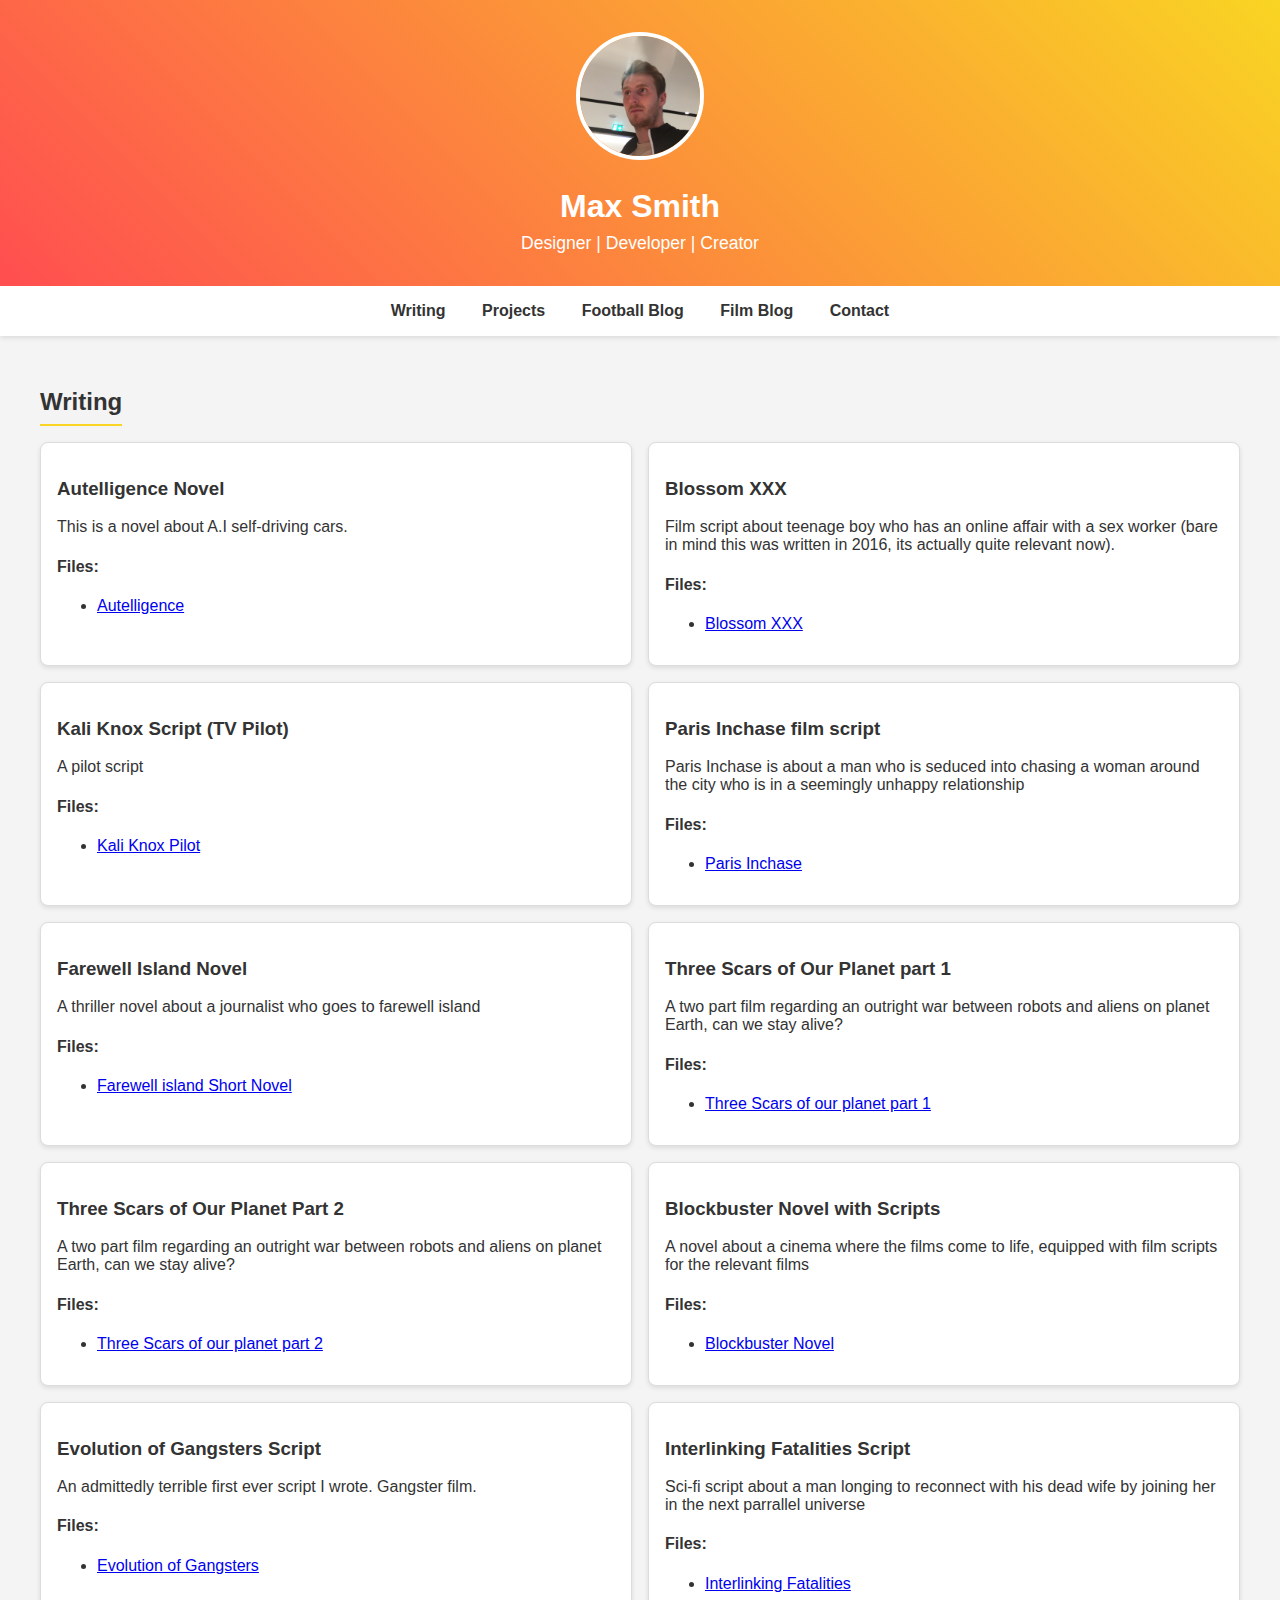
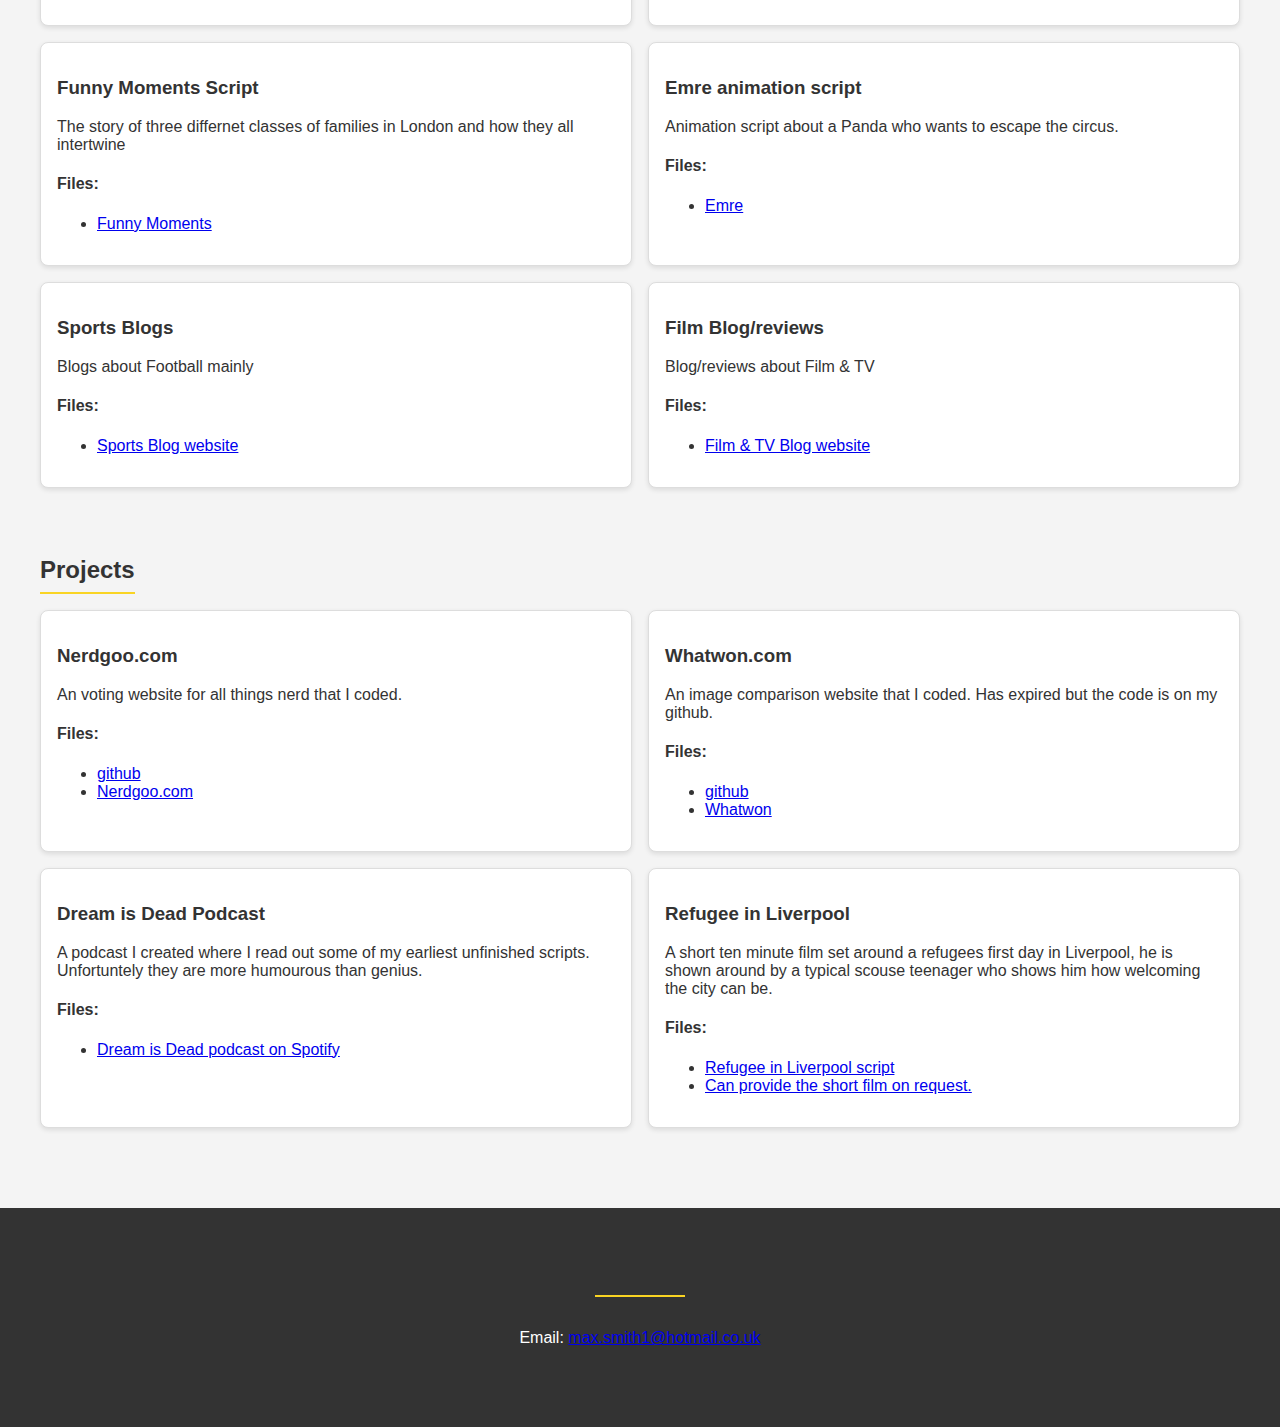
<file: index.html>
<!DOCTYPE html>
<html lang="en">
<head>
    <meta charset="UTF-8">
    <meta name="viewport" content="width=device-width, initial-scale=1.0">
    <title>Max Smith Portfolio</title>
    <style>
        body {
            font-family: 'Arial', sans-serif;
            margin: 0;
            padding: 0;
            background-color: #f4f4f4;
            color: #333;
        }

        header {
            background: linear-gradient(45deg, #ff4e50, #f9d423);
            color: white;
            padding: 2rem 1rem;
            text-align: center;
            position: relative;
        }

        header img.profile-pic {
            max-width: 120px;
            border-radius: 50%;
            border: 4px solid white;
            margin-bottom: 1rem;
        }

        header h1 {
            margin: 0.5rem 0;
            font-size: 2rem;
        }

        header p {
            font-size: 1.1rem;
            margin: 0;
        }

        nav {
            background-color: white;
            box-shadow: 0 2px 5px rgba(0, 0, 0, 0.1);
            padding: 1rem;
        }

        nav ul {
            list-style-type: none;
            margin: 0;
            padding: 0;
            text-align: center;
        }

        nav ul li {
            display: inline;
            margin: 0 1rem;
        }

        nav ul li a {
            color: #333;
            text-decoration: none;
            font-weight: bold;
        }

        nav ul li a:hover {
            color: #ff4e50;
        }

        main {
            padding: 2rem 1rem;
            max-width: 1200px;
            margin: 0 auto;
        }

        section {
            margin-bottom: 3rem;
        }

        h2 {
            border-bottom: 2px solid #f9d423;
            display: inline-block;
            padding-bottom: 0.5rem;
            margin-bottom: 1rem;
            color: #333;
        }

        #projects-container, #writing-container {
            display: flex;
            flex-wrap: wrap;
            gap: 1rem;
        }

        .project, .writing {
            background-color: white;
            margin: 0;
            padding: 1rem;
            border: 1px solid #ddd;
            border-radius: 8px;
            flex: 1 1 calc(33% - 1rem);
            box-shadow: 0 2px 5px rgba(0, 0, 0, 0.1);
            transition: transform 0.3s;
        }

        .project:hover, .writing:hover {
            transform: translateY(-5px);
        }

        .project img, .writing img {
            max-width: 100%;
            height: auto;
            border-radius: 8px;
        }

        footer {
            background-color: #333;
            color: white;
            text-align: center;
            padding: 2rem 1rem;
        }

        @media (max-width: 768px) {
            #projects-container, #writing-container {
                flex-direction: column;
            }

            .project, .writing {
                flex: 1 1 100%;
            }

            header img.profile-pic {
                max-width: 80px;
            }

            header h1 {
                font-size: 1.5rem;
            }
        }
    </style>
</head>
<body>
    <header>
        <img class="profile-pic" src="assets/me.png" alt="Max Smith">
        <h1>Max Smith</h1>
        <p>Designer | Developer | Creator</p>
    </header>
        <nav>
            <ul>
                <li><a href="#writing">Writing</a></li>
                <li><a href="#projects">Projects</a></li>
                <li><a href="football_blog.html">Football Blog</a></li>
                <li><a href="film_blog.html">Film Blog</a></li>
                <li><a href="#contact">Contact</a></li>
            </ul>
        </nav>
        
    </header>
    <main>
        <section id="writing">
            <h2>Writing</h2>
            <div id="writing-container"></div>
        </section>
        <section id="projects">
            <h2>Projects</h2>
            <div id="projects-container"></div>
        </section>
    </main>
    <footer>
        <section id="contact">
            <h2>Contact</h2>
            <p>Email: <a href="mailto:your.email@example.com">max.smith1@hotmail.co.uk</a></p>
        </section>
    </footer>
    <script src="scripts.js"></script>
</body>
</html>
</file>
